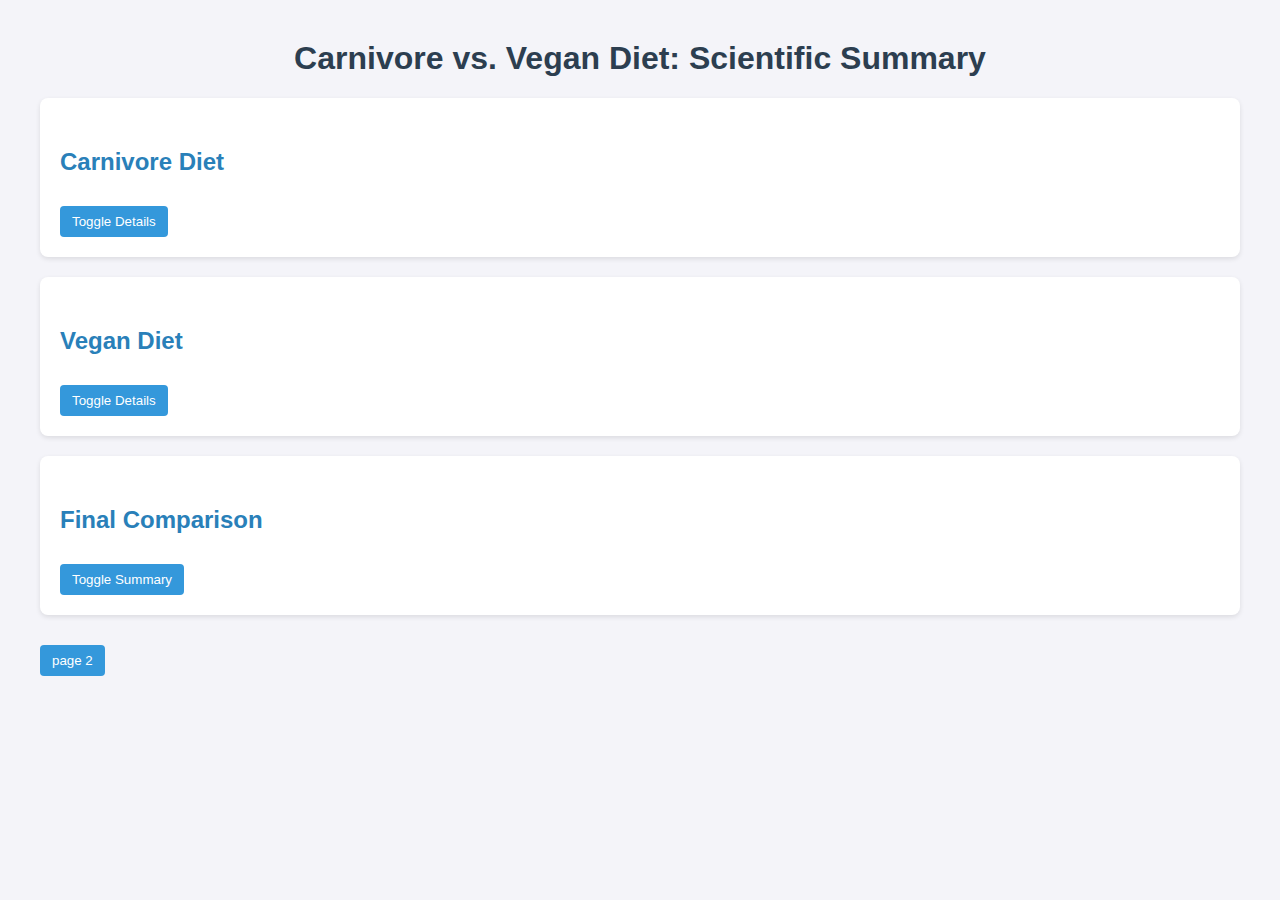
<file: index.html>
<!DOCTYPE html>
<html lang="en">
<head>
    <meta charset="UTF-8">
    <title>Carnivore vs. Vegan Diet - Scientific Summary</title>
    <style>
        body {
            font-family: Arial, sans-serif;
            margin: 40px;
            background-color: #f4f4f9;
            color: #333;
        }
        h1 {
            text-align: center;
            color: #2c3e50;
        }
        h2 {
            color: #2980b9;
            margin-top: 30px;
        }
        h3 {
            color: #16a085;
            margin-top: 20px;
        }
        ul, ol {
            margin-left: 20px;
        }
        .section {
            padding: 20px;
            margin-bottom: 20px;
            background: #fff;
            border-radius: 8px;
            box-shadow: 0 2px 5px rgba(0,0,0,0.1);
        }
        button {
            margin-top: 10px;
            background-color: #3498db;
            border: none;
            color: white;
            padding: 8px 12px;
            border-radius: 4px;
            cursor: pointer;
        }
        button:hover {
            background-color: #2980b9;
        }
        .content {
            display: none;
        }
    </style>
</head>
<body>
    <h1>Carnivore vs. Vegan Diet: Scientific Summary</h1>

    <div class="section">
        <h2>Carnivore Diet</h2>
        <button onclick="toggle('carnivore')">Toggle Details</button>
        <div class="content" id="carnivore">
            <h3>What is it:</h3>
            <p>A zero-carb, all-animal diet including red meat, fish, eggs, organs. Excludes all plant foods.</p>

            <h3>Hormonal Effects:</h3>
            <ul>
                <li>Testosterone often increases (due to high fat/cholesterol)</li>
                <li>Insulin drops (improves sensitivity)</li>
                <li>Cortisol may rise from low-carb stress</li>
                <li>T3 (thyroid) may drop with prolonged carb restriction</li>
            </ul>

            <h3>Bone & Skull:</h3>
            <ul>
                <li>Testosterone can widen jaw, brow, enhance cheekbones</li>
                <li>Rich in bone nutrients like K2, phosphorus</li>
                <li>Lacks vitamin C, magnesium – long-term bone/collagen health concerns</li>
            </ul>

            <h3>Key Studies:</h3>
            <ol>
                <li>Harvard Study (2021): 2,000+ carnivores; weight loss & inflammation improved, LDL risk raised</li>
                <li>NIH Study (2021): Better insulin control vs. vegan; more calories consumed</li>
            </ol>
        </div>
        
    </div>

    <div class="section">
        <h2>Vegan Diet</h2>
        <button onclick="toggle('vegan')">Toggle Details</button>
        <div class="content" id="vegan">
            <h3>What is it:</h3>
            <p>A diet excluding all animal products. Focuses on plants, grains, legumes, nuts.</p>

            <h3>Hormonal Effects:</h3>
            <ul>
                <li>Improves insulin sensitivity</li>
                <li>Estrogen balance through fiber</li>
                <li>Testosterone may drop if low-fat or low-calorie</li>
                <li>Watch iodine/selenium for thyroid health</li>
            </ul>

            <h3>Bone & Skull:</h3>
            <ul>
                <li>Supports collagen with vitamin C, magnesium</li>
                <li>May lack calcium, K2, D without supplements</li>
                <li>Less testosterone-related facial change</li>
            </ul>

            <h3>Key Studies:</h3>
            <ol>
                <li>Stanford Twin Study (2023): Vegan twins had lower LDL, insulin, and weight</li>
                <li>EPIC-Oxford (2016): High fiber, low B12/calcium</li>
                <li>NIH Study (2021): Vegan group lost more fat despite high-carb intake</li>
            </ol>
        </div>
    </div>

    <div class="section">
        <h2>Final Comparison</h2>
        <button onclick="toggle('comparison')">Toggle Summary</button>
        <div class="content" id="comparison">
            <h3>Carnivore:</h3>
            <ul>
                <li>High in protein, B12, iron, K2</li>
                <li>Boosts testosterone</li>
                <li>Low in vitamin C, fiber</li>
                <li>Gut microbiome diversity drops</li>
            </ul>

            <h3>Vegan:</h3>
            <ul>
                <li>High in antioxidants, fiber, phytonutrients</li>
                <li>Improves heart markers</li>
                <li>Needs B12, D, omega-3 supplementation</li>
                <li>Risk of muscle loss if poorly managed</li>
            </ul>

            <h3>Conclusion:</h3>
            <p>No absolute "best" diet – it depends on goals, genetics, and lifestyle. Smart, well-balanced planning is key.</p>
        </div>
        
    </div>
    <button id="nav">page 2</button>

    <script>
        function Changelocation() {
            window.location.href = "page2.html";
        }
        document.getElementById("nav").addEventListener("click", Changelocation);
        function toggle(id) {
            const el = document.getElementById(id);
            el.style.display = el.style.display === 'none' || el.style.display === '' ? 'block' : 'none';
        }
    </script>
</body>
</html>
</file>
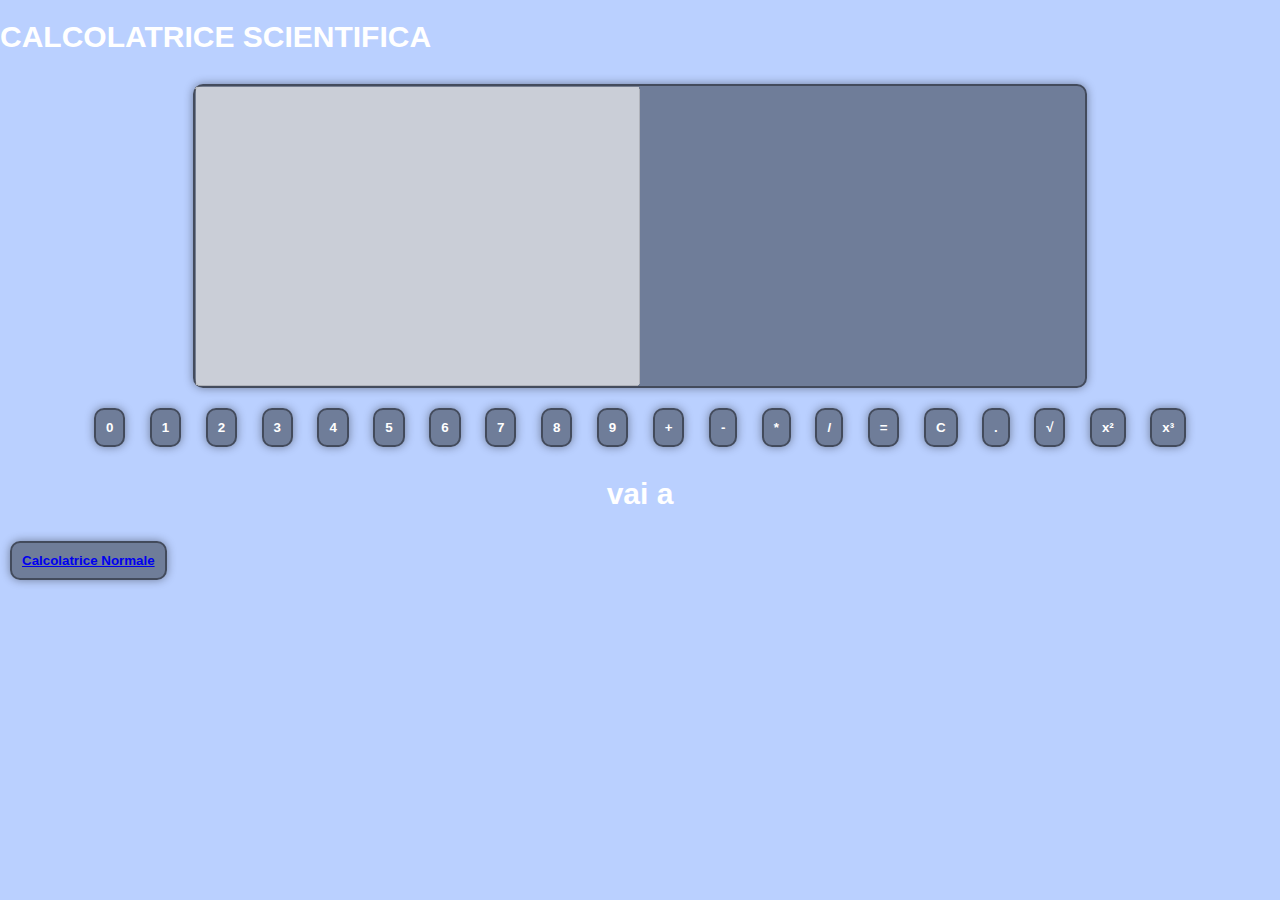
<file: CalcolatriceS.html>
<!DOCTYPE html>
<html lang="en">
<head>
    <meta charset="UTF-8">
    <meta name="viewport" content="width=device-width, initial-scale=1.0">
    <title>Calcolatrice Scientifica</title>
    <link rel="stylesheet" href="style.css">
</head>
<body>
    <h1 class="title">CALCOLATRICE SCIENTIFICA</h1>
    <div class="main">
        
    
    <div class="calcolatrice">
        <div class="display">
            <input type="text" id="display" disabled>
        </div>
        <div class="buttons">
            <button id="zero">0</button>
            <button id="one">1</button>
            <button id="two">2</button>
            <button id="three">3</button>
            <button id="four">4</button>
            <button id="five">5</button>
            <button id="six">6</button>
            <button id="seven">7</button>
            <button id="eight">8</button>
            <button id="nine">9</button>
            <button id="plus">+</button>
            <button id="minus">-</button>
            <button id="multiply">*</button>
            <button id="divide">/</button>
            <button id="equal">=</button>
            <button id="clear">C</button>
            <button id="dot">.</button>
            <button id="sroot">√</button>
            <button id="square">x²</button>
            <button id="cube">x³</button>

        </div>
    </div>
    </div>
    <div class="locationChanger">
        <h1 style="text-align: center;">vai a</h1>
        <button id="locationChanger"><a href="index.html">Calcolatrice Normale</a></button>
    </div>
    <script src="script.js"></script>
</body>
</html>
</file>
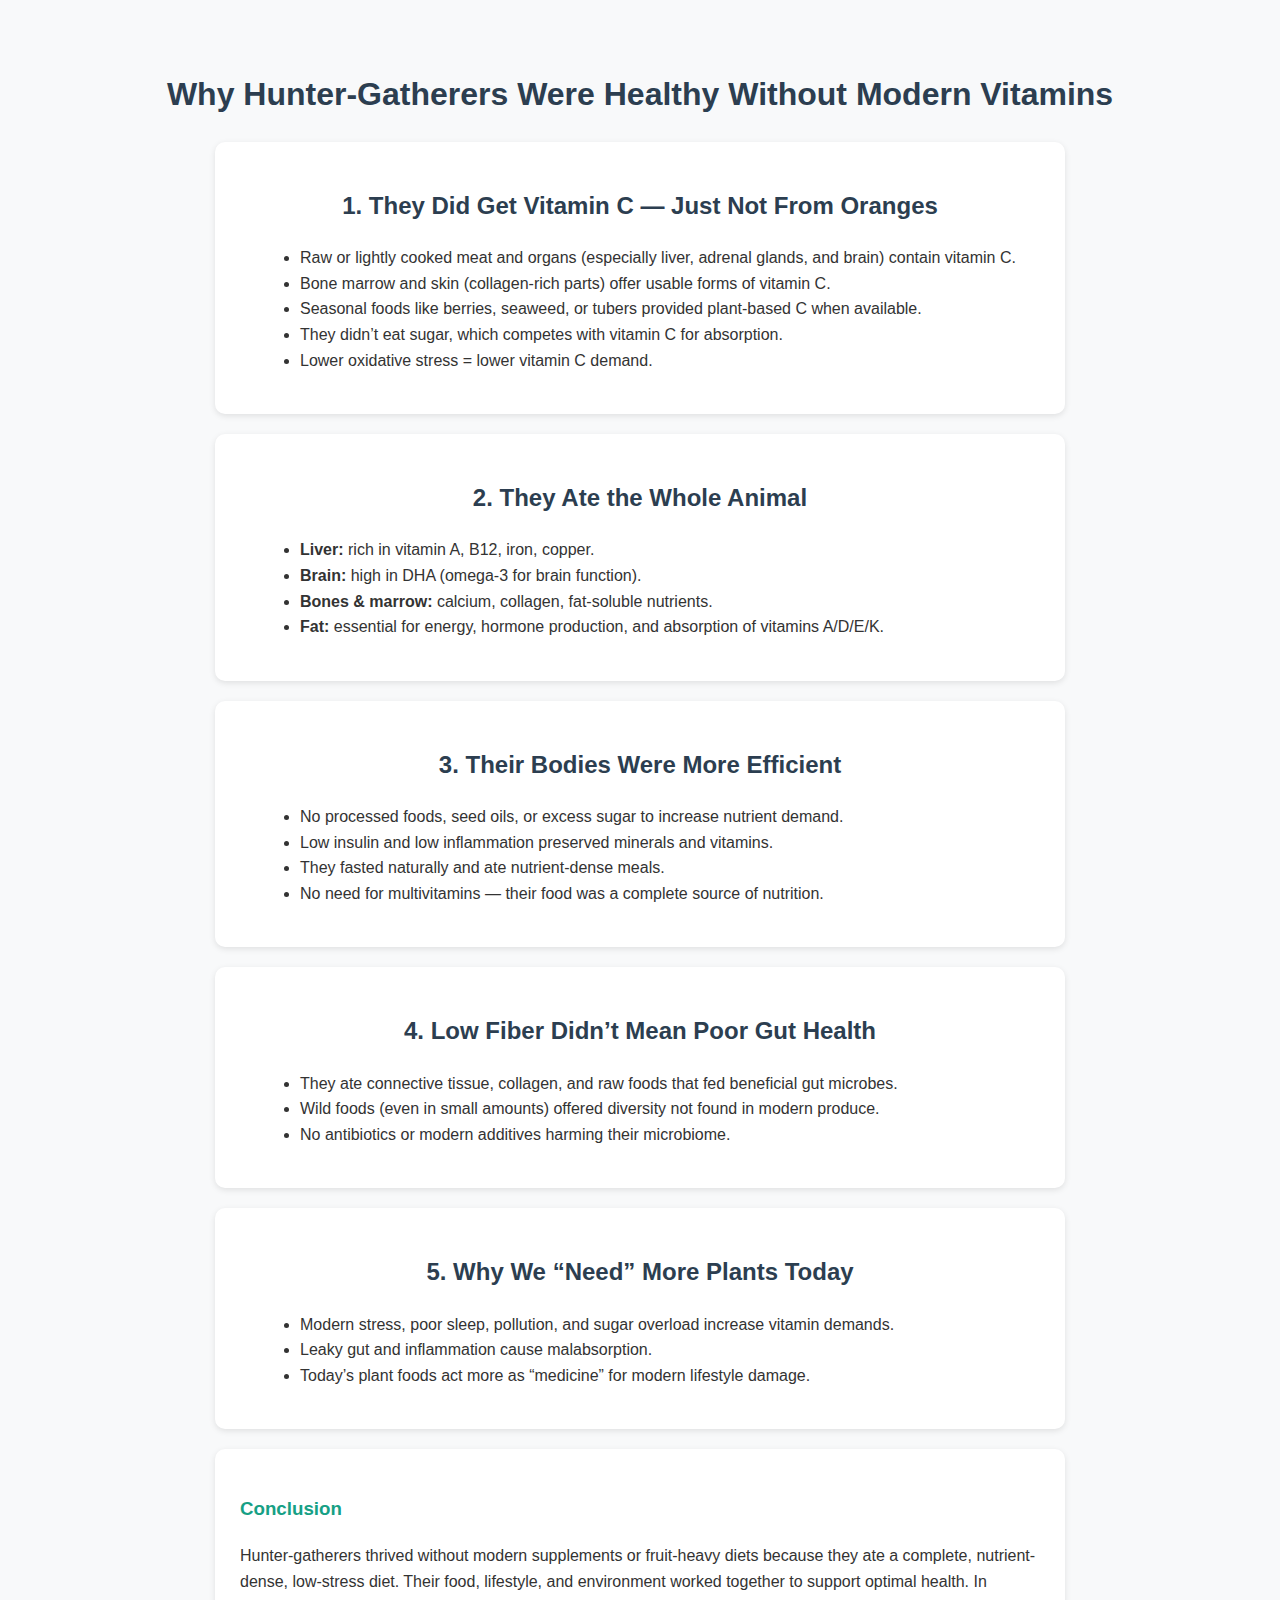
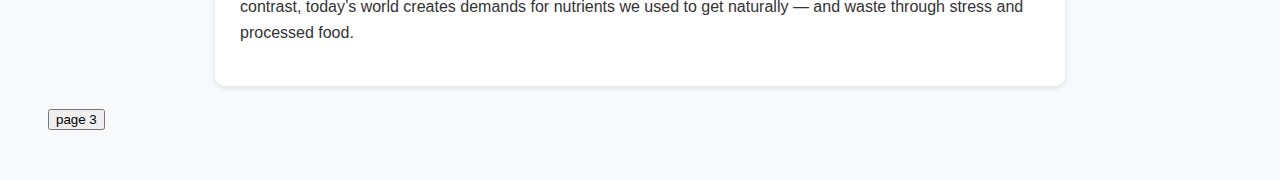
<file: page2.html>
<!DOCTYPE html>
<html lang="en">
<head>
    <meta charset="UTF-8">
    <title>Why Hunter-Gatherers Were Healthy Without Modern Vitamins</title>
    <style>
        body {
            font-family: Arial, sans-serif;
            background: #f8f9fa;
            color: #333;
            padding: 40px;
            line-height: 1.6;
        }
        h1, h2 {
            text-align: center;
            color: #2c3e50;
        }
        .section {
            background: #ffffff;
            border-radius: 10px;
            box-shadow: 0 2px 6px rgba(0,0,0,0.1);
            margin: 20px auto;
            padding: 25px;
            max-width: 800px;
        }
        h3 {
            color: #16a085;
            margin-top: 20px;
        }
        ul {
            margin-left: 20px;
        }
        code {
            background: #eee;
            padding: 2px 6px;
            border-radius: 3px;
        }
    </style>
</head>
<body>
    <h1>Why Hunter-Gatherers Were Healthy Without Modern Vitamins</h1>

    <div class="section">
        <h2>1. They Did Get Vitamin C — Just Not From Oranges</h2>
        <ul>
            <li>Raw or lightly cooked meat and organs (especially liver, adrenal glands, and brain) contain vitamin C.</li>
            <li>Bone marrow and skin (collagen-rich parts) offer usable forms of vitamin C.</li>
            <li>Seasonal foods like berries, seaweed, or tubers provided plant-based C when available.</li>
            <li>They didn’t eat sugar, which competes with vitamin C for absorption.</li>
            <li>Lower oxidative stress = lower vitamin C demand.</li>
        </ul>
    </div>

    <div class="section">
        <h2>2. They Ate the Whole Animal</h2>
        <ul>
            <li><strong>Liver:</strong> rich in vitamin A, B12, iron, copper.</li>
            <li><strong>Brain:</strong> high in DHA (omega-3 for brain function).</li>
            <li><strong>Bones & marrow:</strong> calcium, collagen, fat-soluble nutrients.</li>
            <li><strong>Fat:</strong> essential for energy, hormone production, and absorption of vitamins A/D/E/K.</li>
        </ul>
    </div>

    <div class="section">
        <h2>3. Their Bodies Were More Efficient</h2>
        <ul>
            <li>No processed foods, seed oils, or excess sugar to increase nutrient demand.</li>
            <li>Low insulin and low inflammation preserved minerals and vitamins.</li>
            <li>They fasted naturally and ate nutrient-dense meals.</li>
            <li>No need for multivitamins — their food was a complete source of nutrition.</li>
        </ul>
    </div>

    <div class="section">
        <h2>4. Low Fiber Didn’t Mean Poor Gut Health</h2>
        <ul>
            <li>They ate connective tissue, collagen, and raw foods that fed beneficial gut microbes.</li>
            <li>Wild foods (even in small amounts) offered diversity not found in modern produce.</li>
            <li>No antibiotics or modern additives harming their microbiome.</li>
        </ul>
    </div>

    <div class="section">
        <h2>5. Why We “Need” More Plants Today</h2>
        <ul>
            <li>Modern stress, poor sleep, pollution, and sugar overload increase vitamin demands.</li>
            <li>Leaky gut and inflammation cause malabsorption.</li>
            <li>Today’s plant foods act more as “medicine” for modern lifestyle damage.</li>
        </ul>
    </div>

    <div class="section">
        <h3>Conclusion</h3>
        <p>Hunter-gatherers thrived without modern supplements or fruit-heavy diets because they ate a complete, nutrient-dense, low-stress diet. Their food, lifestyle, and environment worked together to support optimal health. In contrast, today’s world creates demands for nutrients we used to get naturally — and waste through stress and processed food.</p>
    </div>
    <button id="nav">page 3</button>
    <script>
        function Changelocation() {
            window.location.href = "page3.html";
        }
        document.getElementById("nav").addEventListener("click", Changelocation);
        function toggle(id) {
            const el = document.getElementById(id);
            el.style.display = el.style.display === 'none' || el.style.display === '' ? 'block' : 'none';
        }
        function show(id) {
            const el = document.getElementById(id);
            el.style.display = 'block';
        }
    </script>
</body>
</html>
</file>
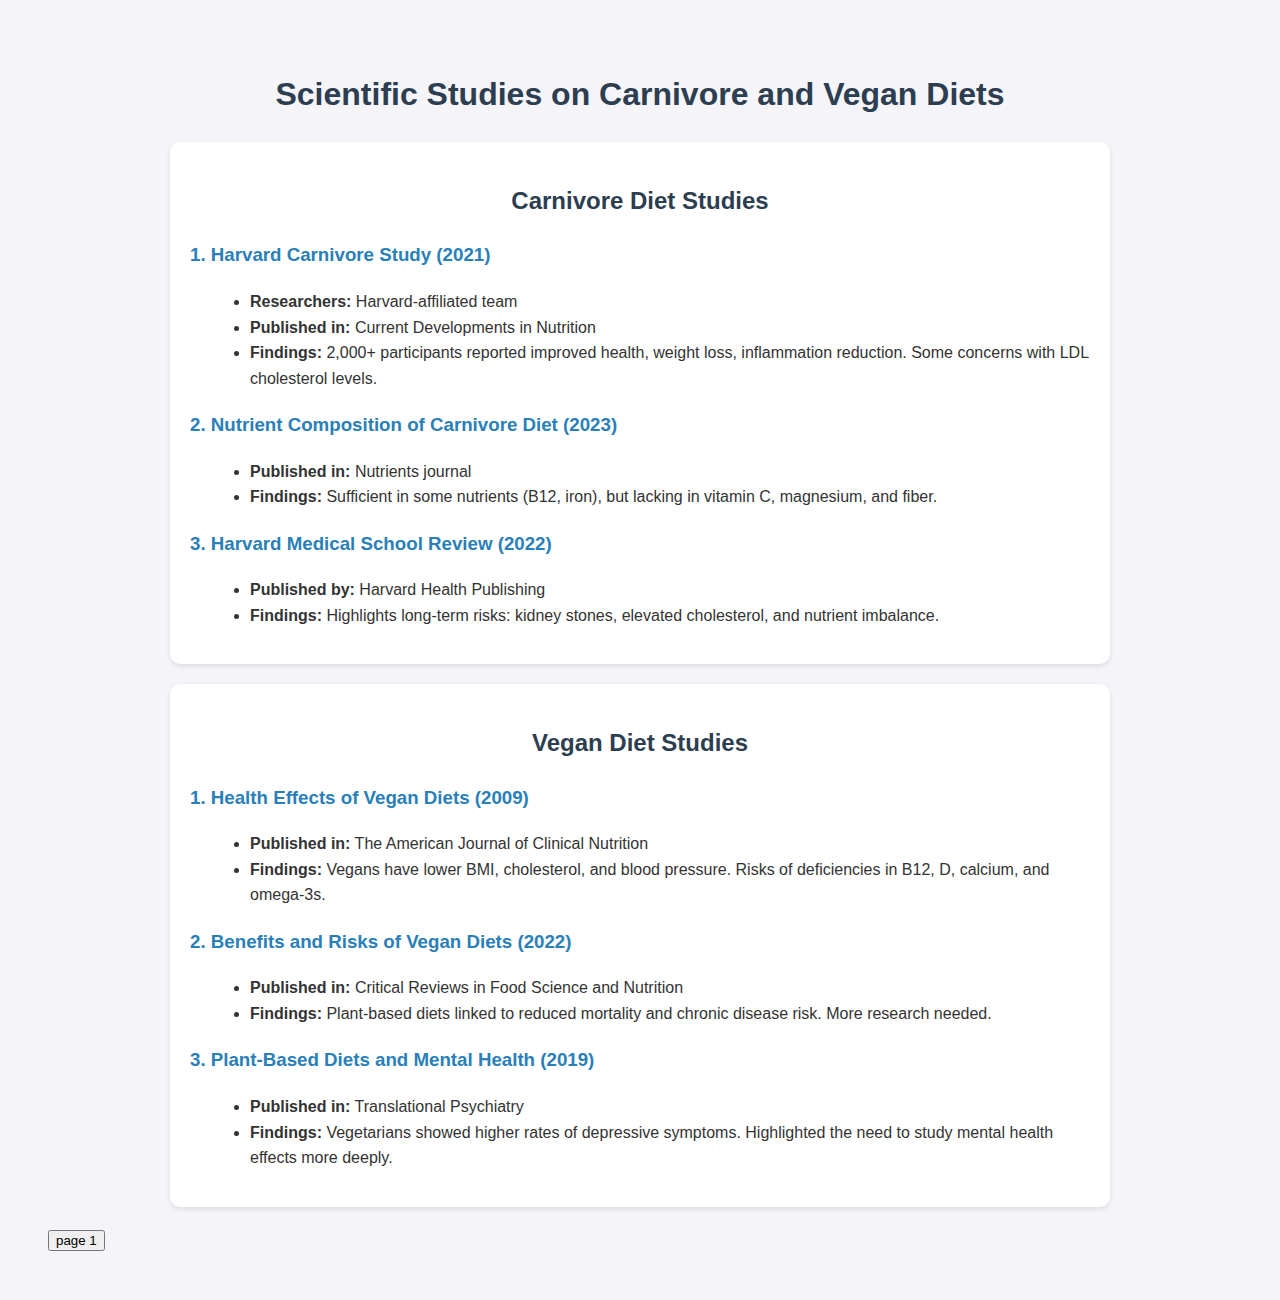
<file: page3.html>
<!DOCTYPE html>
<html lang="en">
<head>
    <meta charset="UTF-8">
    <title>Scientific Studies on Carnivore and Vegan Diets</title>
    <style>
        body {
            font-family: Arial, sans-serif;
            background-color: #f4f4f9;
            color: #333;
            padding: 40px;
            line-height: 1.6;
        }
        h1, h2 {
            text-align: center;
            color: #2c3e50;
        }
        .section {
            background: #ffffff;
            border-radius: 10px;
            box-shadow: 0 2px 5px rgba(0,0,0,0.1);
            margin: 20px auto;
            padding: 20px;
            max-width: 900px;
        }
        h3 {
            color: #2980b9;
        }
        ul {
            margin-left: 20px;
        }
    </style>
</head>
<body>
    <h1>Scientific Studies on Carnivore and Vegan Diets</h1>

    <div class="section">
        <h2>Carnivore Diet Studies</h2>

        <h3>1. Harvard Carnivore Study (2021)</h3>
        <ul>
            <li><strong>Researchers:</strong> Harvard-affiliated team</li>
            <li><strong>Published in:</strong> Current Developments in Nutrition</li>
            <li><strong>Findings:</strong> 2,000+ participants reported improved health, weight loss, inflammation reduction. Some concerns with LDL cholesterol levels.</li>
        </ul>

        <h3>2. Nutrient Composition of Carnivore Diet (2023)</h3>
        <ul>
            <li><strong>Published in:</strong> Nutrients journal</li>
            <li><strong>Findings:</strong> Sufficient in some nutrients (B12, iron), but lacking in vitamin C, magnesium, and fiber.</li>
        </ul>

        <h3>3. Harvard Medical School Review (2022)</h3>
        <ul>
            <li><strong>Published by:</strong> Harvard Health Publishing</li>
            <li><strong>Findings:</strong> Highlights long-term risks: kidney stones, elevated cholesterol, and nutrient imbalance.</li>
        </ul>
    </div>

    <div class="section">
        <h2>Vegan Diet Studies</h2>

        <h3>1. Health Effects of Vegan Diets (2009)</h3>
        <ul>
            <li><strong>Published in:</strong> The American Journal of Clinical Nutrition</li>
            <li><strong>Findings:</strong> Vegans have lower BMI, cholesterol, and blood pressure. Risks of deficiencies in B12, D, calcium, and omega-3s.</li>
        </ul>

        <h3>2. Benefits and Risks of Vegan Diets (2022)</h3>
        <ul>
            <li><strong>Published in:</strong> Critical Reviews in Food Science and Nutrition</li>
            <li><strong>Findings:</strong> Plant-based diets linked to reduced mortality and chronic disease risk. More research needed.</li>
        </ul>

        <h3>3. Plant-Based Diets and Mental Health (2019)</h3>
        <ul>
            <li><strong>Published in:</strong> Translational Psychiatry</li>
            <li><strong>Findings:</strong> Vegetarians showed higher rates of depressive symptoms. Highlighted the need to study mental health effects more deeply.</li>
        </ul>
    </div>
    <button id="nav">page 1</button>
    <script>
        function Changelocation() {
            window.location.href = "index.html";
        }
        document.getElementById("nav").addEventListener("click", Changelocation);

    </script>
</body>
</html>
</file>
<file: style.css>
body {
    margin: 0;
    padding: 0;
    background-color: rgba(25, 100, 255, 0.3);
    font-family: Arial, sans-serif;
}
.display {
    background-color: rgba(0, 0, 0, 0.4);
    width: 80%;
    height: 300px;
    border: 2px solid rgba(0, 0, 0, 0.4);
    box-shadow: 0 0 10px rgba(0, 0, 0, 0.4);
    border-radius: 10px;
    display: grid;
    grid-template-columns: 1fr 1fr;
    margin: 10px auto;
}
.dice {
    margin: 5px;
    border: 2px solid rgba(0, 0, 0, 0.4);
    border-radius: 10px;
    box-shadow: 0 0 10px rgba(0, 0, 0, 0.4);
}
#text1, #text2 {
    list-style: none;
    margin: 10px;
    padding: 10px;
    border: 2px solid rgba(0, 0, 0, 0.4);
    border-radius: 10px;
    box-shadow: 0 0 10px rgba(0, 0, 0, 0.8);
}
.controls {
    display: flex;
    justify-content: center;
    align-items: center;
    margin-top: 10px;
}
button {
    padding: 10px;
    margin: 10px;
    border: 2px solid rgba(0, 0, 0, 0.4);
    border-radius: 10px;
    box-shadow: 0 0 10px rgba(0, 0, 0, 0.4);
    background-color: rgba(0, 0, 0, 0.4);
    color: white;
    font-weight: bold;
    cursor: pointer;
    transition: all 0.3s ease;
}
button:hover {
    background-color: rgba(0, 0, 0, 0.8);
    transform: translateY(-5px);
    box-shadow: 0 0 10px rgba(0, 0, 0, 0.8);
}
.total {
    text-align: left;
    color: white;
    font-size: 20px;
    font-weight: bold;
    display: inline;
}
.prev {
    display: inline;
    text-align: left;
    color: white;
    font-size: 15px;
    font-weight: bold;
}
.info {
    background-color: rgba(0, 0, 0, 0.4);
    width: 80%;
    height: 300px;
    border: 2px solid rgba(0, 0, 0, 0.4);
    box-shadow: 0 0 10px rgba(0, 0, 0, 0.4);
    border-radius: 10px;
    margin: 10px auto;
    display: flex;
    justify-content: center;
    align-items: center;
    flex-direction: column;
}
.moneyAvailable {
    background-color: rgba(0, 0, 0, 0.4);
    width: 50%;
    height: 25px;
    border: 2px solid rgba(0, 0, 0, 0.4);
    box-shadow: 0 0 10px rgba(0, 0, 0, 0.4);
    border-radius: 10px;
    margin: 10px auto;
    display: flex;
    justify-content: center;
    align-items: center;
    flex-direction: column;
}
h1 {
    color: white;
    font-size: 30px;
    font-weight: bold;
}
p {
    color: white;
    font-size: 20px;
    font-weight: bold;
}
.main {
    display: flex;
    justify-content: center;
    align-items: center;
    flex-direction: column;
}
.betting {
    background-color: rgba(0, 0, 0, 0.4);
    width: 50%;
    padding: 20px;
    border: 2px solid rgba(0, 0, 0, 0.4);
    box-shadow: 0 0 10px rgba(0, 0, 0, 0.4);
    border-radius: 10px;
    margin: 10px auto;
    display: flex;
    justify-content: center;
    align-items: center;
    flex-direction: column;
}
.betting input {
    padding: 10px;
    margin: 10px;
    border: 2px solid rgba(0, 0, 0, 0.4);
    border-radius: 10px;
    box-shadow: 0 0 10px rgba(0, 0, 0, 0.4);
    background-color: rgba(255, 255, 255, 0.8);
    color: black;
    font-weight: bold;
}
.betting button {
    padding: 10px;
    margin: 10px;
    border: 2px solid rgba(0, 0, 0, 0.4);
    border-radius: 10px;
    box-shadow: 0 0 10px rgba(0, 0, 0, 0.4);
    background-color: rgba(0, 0, 0, 0.4);
    color: white;
    font-weight: bold;
    cursor: pointer;
    transition: all 0.3s ease;
}
.betting button:hover {
    background-color: rgba(0, 0, 0, 0.8);
    transform: translateY(-5px);
    box-shadow: 0 0 10px rgba(0, 0, 0, 0.8);
}
</file>
